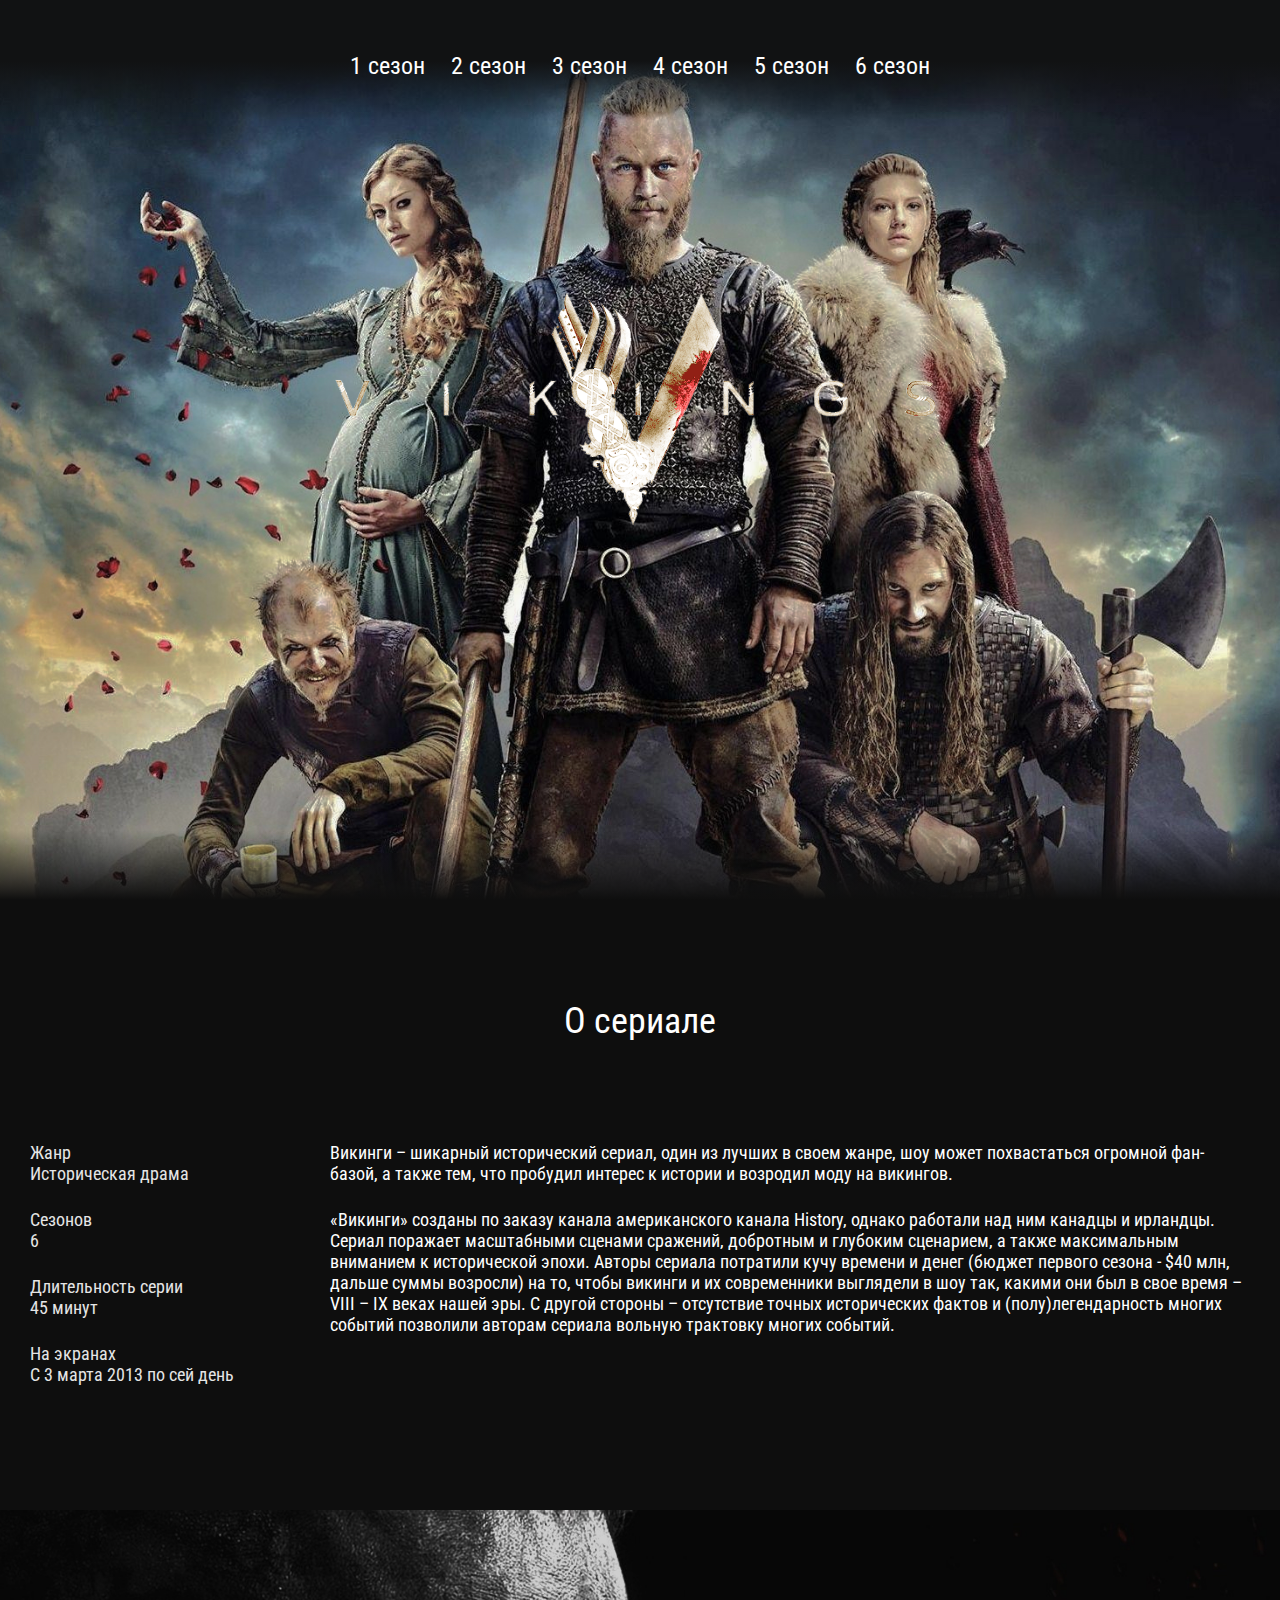
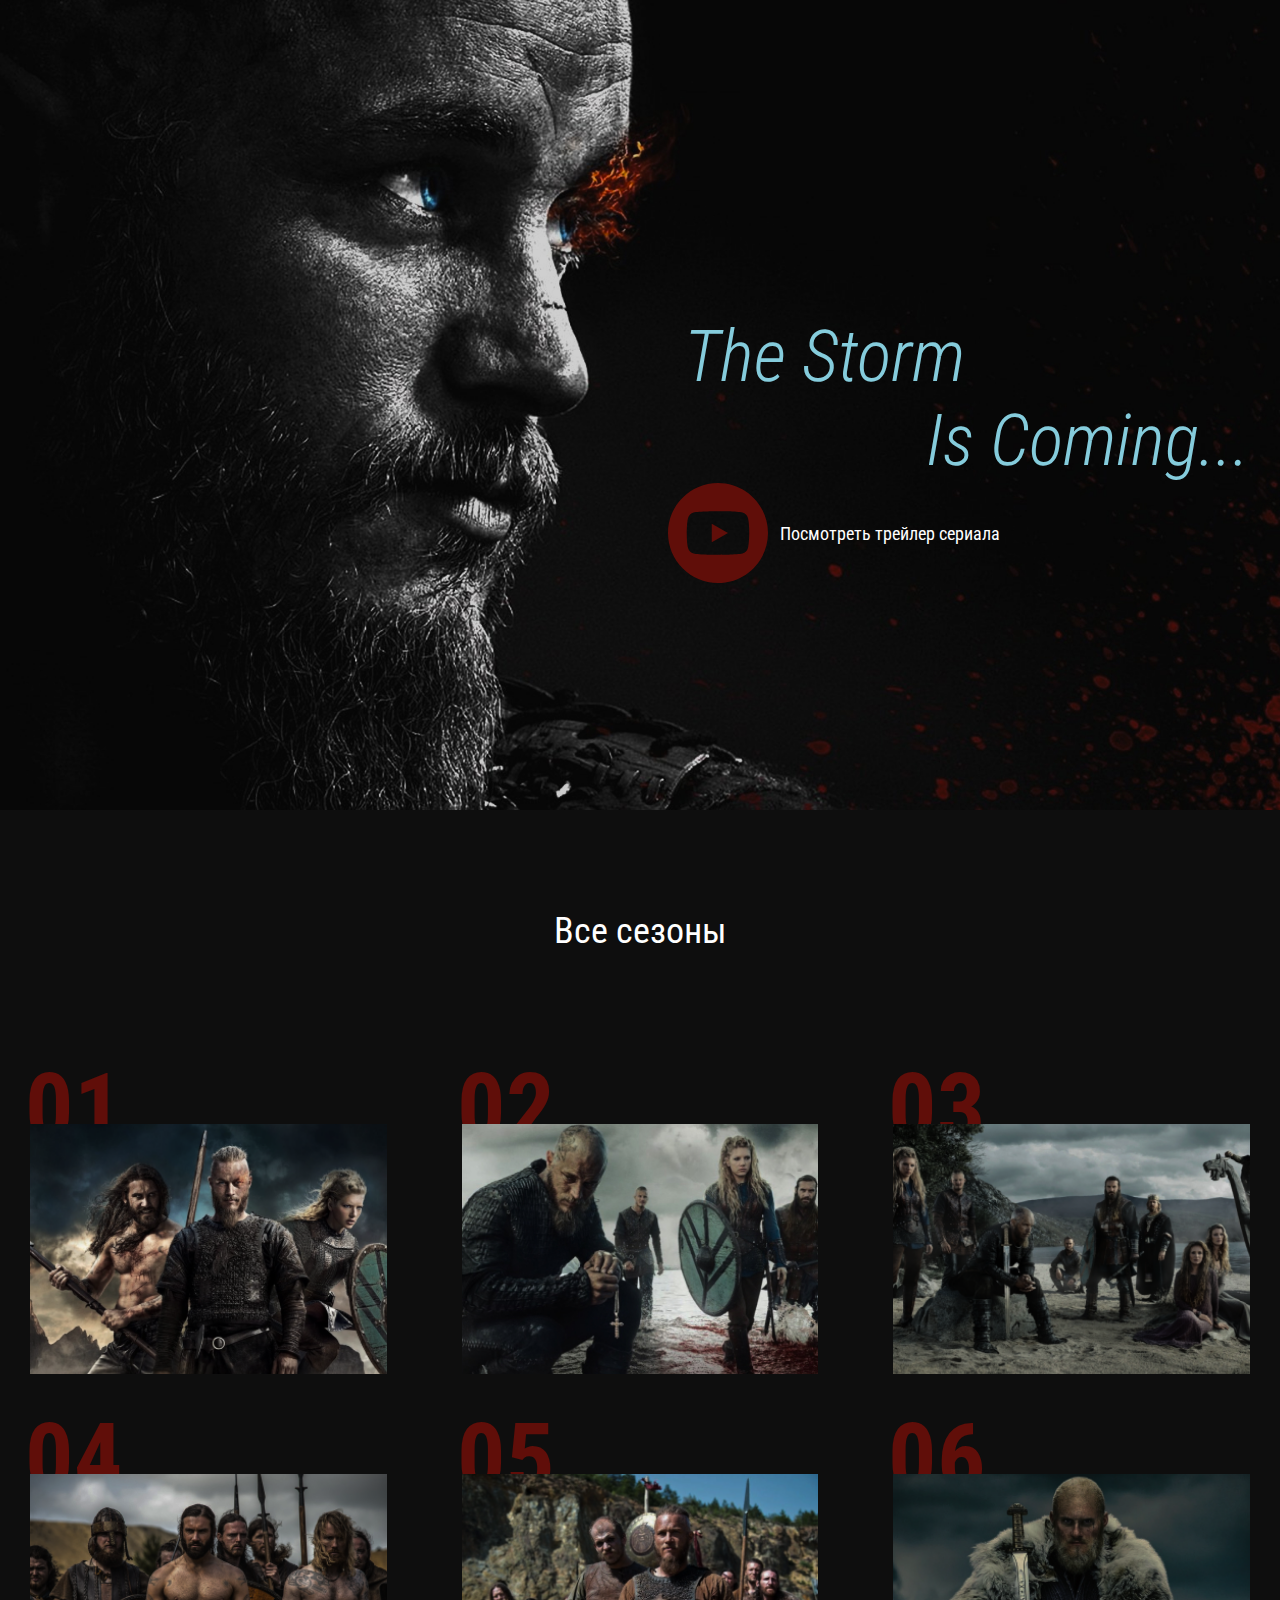
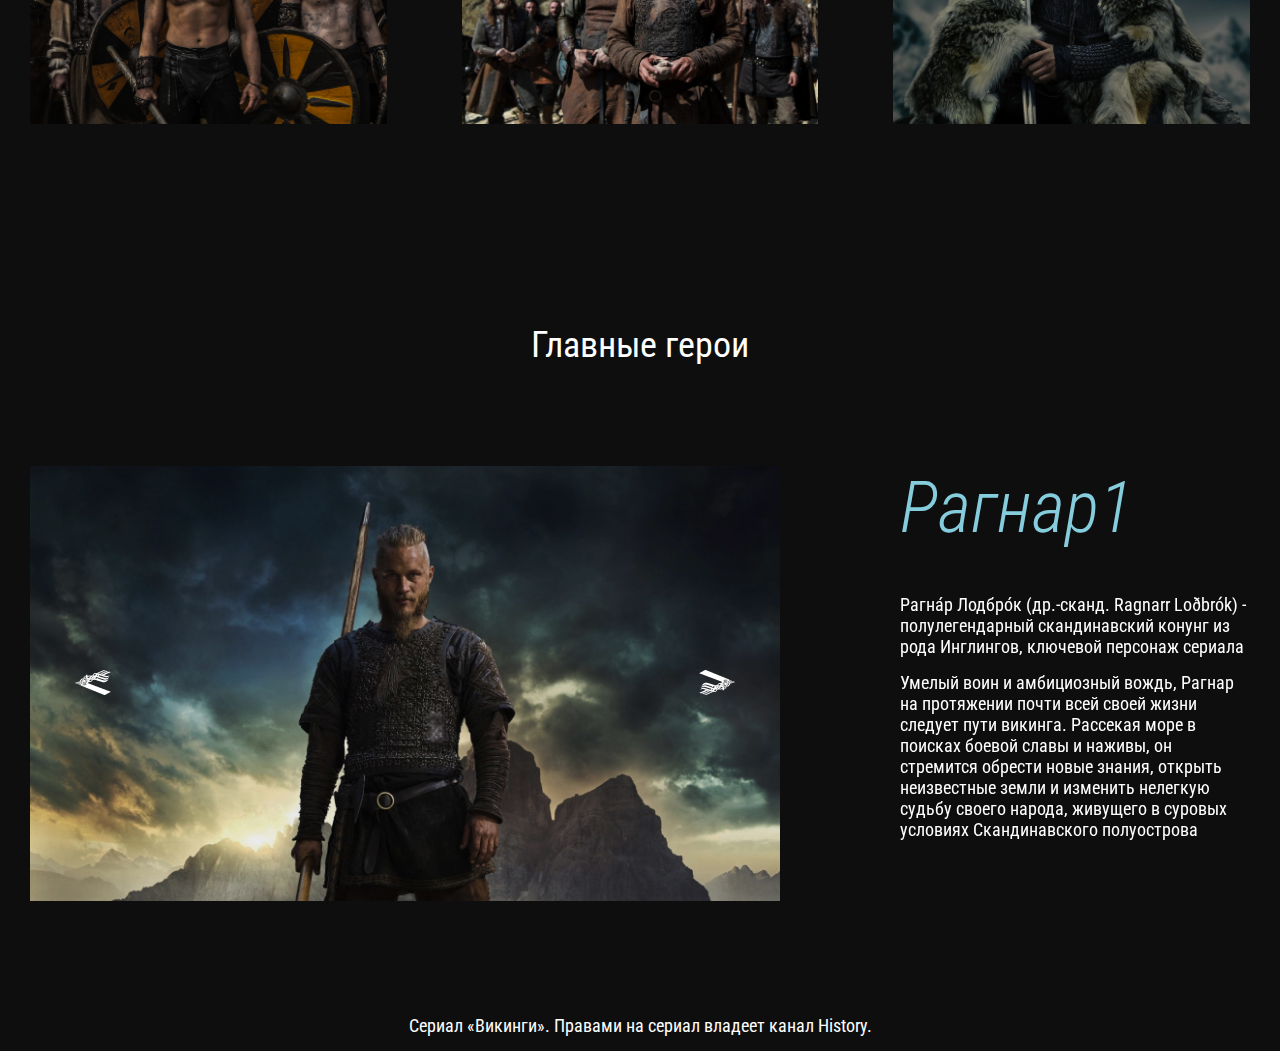
<file: index.html>
<!DOCTYPE html>
<html lang="ru">
<head>
	<meta charset="UTF-8">
	<meta name="viewport" content="width=device-width, initial-scale=1.0">
	<meta http-equiv="X-UA-Compatible" content="ie=edge">
	<title>Document</title>
	<link href="https://fonts.googleapis.com/css2?family=Roboto+Condensed:ital,wght@0,400;0,700;1,300&display=swap"
	      rel="stylesheet">
	<link rel="stylesheet" href="css/reset.css">
	<link rel="stylesheet" href="css/slick.css">
	<link rel="stylesheet" href="css/jquery.fancybox.css">
	<link rel="stylesheet" href="css/style.css">
</head>
<body>
<header class="header">
	<nav class="menu">
		<button class="menu__btn">
			<span></span>
		</button>
		<ul class="menu__list">
			<li class="menu__list-item">
				<a class="menu__list-link" href="season-1.html">1 сезон</a>
			</li>
			<li class="menu__list-item">
				<a class="menu__list-link" href="#">2 сезон</a>
			</li>
			<li class="menu__list-item">
				<a class="menu__list-link" href="#">3 сезон</a>
			</li>
			<li class="menu__list-item">
				<a class="menu__list-link" href="#">4 сезон</a>
			</li>
			<li class="menu__list-item">
				<a class="menu__list-link" href="#">5 сезон</a>
			</li>
			<li class="menu__list-item">
				<a class="menu__list-link" href="#">6 сезон</a>
			</li>
		</ul>
	</nav>
	<div class="logo">
		<img class="logo__img" src="images/logo.png" alt="LOGO">
	</div>
</header>

<section class="about section-page">
	<div class="container">
		<h3 class="title">О сериале</h3>
		<div class="about__inner">
			<ul class="about__info">
				<li class="about__info-item">Жанр
					<span>Историческая драма</span>
				</li>
				<li class="about__info-item">Сезонов
					<span>6</span>
				</li>
				<li class="about__info-item">Длительность серии
					<span>45 минут</span>
				</li>
				<li class="about__info-item">На экранах
					<span>С 3 марта 2013 по сей день</span>
				</li>
			
			</ul>
			<div class="about__text">
				<p>
					Викинги – шикарный исторический сериал, один из лучших в своем жанре, шоу может похвастаться огромной
					фан-базой, а также тем, что пробудил интерес к истории и возродил моду на викингов.
				</p>
				<p>
					«Викинги» созданы по заказу канала американского канала History, однако работали над ним канадцы и ирландцы.
					Сериал поражает масштабными сценами сражений, добротным и глубоким сценарием, а также максимальным вниманием к
					исторической эпохи. Авторы сериала потратили кучу времени и денег (бюджет первого сезона - $40 млн, дальше
					суммы возросли) на то, чтобы викинги и их современники выглядели в шоу так, какими они был в свое время – VIII
					– IX веках нашей эры. С другой стороны – отсутствие точных исторических фактов и (полу)легендарность многих
					событий позволили авторам сериала вольную трактовку многих событий.
				</p>
			</div>
		</div>
	</div>
</section>

<section class="video">
	<div class="container">
		<h3 class="video__text">
			<span>The Storm</span>
			Is Coming...
		</h3>
		<a class="video__btn" data-fancybox href="https://www.youtube.com/watch?v=Jrjwewef_Ws">Посмотреть трейлер
			сериала</a>
	</div>
</section>

<section class="seasons section-page">
	<div class="container">
		<h3 class="title">Все сезоны</h3>
		<ol class="seasons__inner">
			<li class="seasons__item" style="background-image: url('images/1-season.png')">
				<a class="seasons_link" href="season-1.html">Смотреть</a>
			</li>
			<li class="seasons__item" style="background-image: url('images/2-season.jpg')">
				<a class="seasons_link" href="#">Смотреть</a>
			</li>
			<li class="seasons__item" style="background-image: url('images/3-season.png')">
				<a class="seasons_link" href="#">Смотреть</a>
			</li>
			<li class="seasons__item" style="background-image: url('images/4-season.png')">
				<a class="seasons_link" href="#">Смотреть</a>
			</li>
			<li class="seasons__item" style="background-image: url('images/5-season.png')">
				<a class="seasons_link" href="#">Смотреть</a>
			</li>
			<li class="seasons__item" style="background-image: url('images/6-season.png')">
				<a class="seasons_link" href="#">Смотреть</a>
			</li>
		</ol>
	</div>
</section>
<section class="heroes section-page">
	<div class="container">
		<h3 class="title">Главные герои</h3>
		<div class="heroes__inner">
			<div class="heroes__slider-img">
				<img class="heroes__images" src="images/hero-1.jpg" alt="">
				<img class="heroes__images" src="images/hero-1.jpg" alt="">
				<img class="heroes__images" src="images/hero-1.jpg" alt="">
			</div>
			<div class="heroes__slider-text">
				<div class="heroes__text">
					<h4 class="heroes__name">Рагнар1</h4>
					<p>
						Рагна́р Лодбро́к (др.-сканд. Ragnarr Loðbrók) - полулегендарный скандинавский конунг из рода Инглингов,
						ключевой персонаж сериала
					</p>
					<p>
						Умелый воин и амбициозный вождь, Рагнар на протяжении почти всей своей жизни следует пути викинга. Рассекая
						море в поисках боевой славы и наживы, он стремится обрести новые знания, открыть неизвестные земли и
						изменить нелегкую судьбу своего народа, живущего в суровых условиях Скандинавского полуострова
					</p>
				</div>
				<div class="heroes__text">
					<h4 class="heroes__name">Рагнар2</h4>
					<p>
						Рагна́р Лодбро́к (др.-сканд. Ragnarr Loðbrók) - полулегендарный скандинавский конунг из рода Инглингов,
						ключевой персонаж сериала
					</p>
					<p>
						Умелый воин и амбициозный вождь, Рагнар на протяжении почти всей своей жизни следует пути викинга. Рассекая
						море в поисках боевой славы и наживы, он стремится обрести новые знания, открыть неизвестные земли и
						изменить нелегкую судьбу своего народа, живущего в суровых условиях Скандинавского полуострова
					</p>
				</div>
				<div class="heroes__text">
					<h4 class="heroes__name">Рагнар3</h4>
					<p>
						Рагна́р Лодбро́к (др.-сканд. Ragnarr Loðbrók) - полулегендарный скандинавский конунг из рода Инглингов,
						ключевой персонаж сериала
					</p>
					<p>
						Умелый воин и амбициозный вождь, Рагнар на протяжении почти всей своей жизни следует пути викинга. Рассекая
						море в поисках боевой славы и наживы, он стремится обрести новые знания, открыть неизвестные земли и
						изменить нелегкую судьбу своего народа, живущего в суровых условиях Скандинавского полуострова
					</p>
				</div>
			</div>
		</div>
	</div>
</section>
<footer class="footer">
	<div class="container">
		<p class="copy">
			Сериал «Викинги». Правами на сериал владеет канал History.
		</p>
	</div>
</footer>

<script src="https://ajax.googleapis.com/ajax/libs/jquery/3.4.1/jquery.min.js"></script>
<script src="js/slick.min.js"></script>
<script src="js/jquery.fancybox.min.js"></script>
<script src="js/main.js"></script>
</body>
</html>
</file>
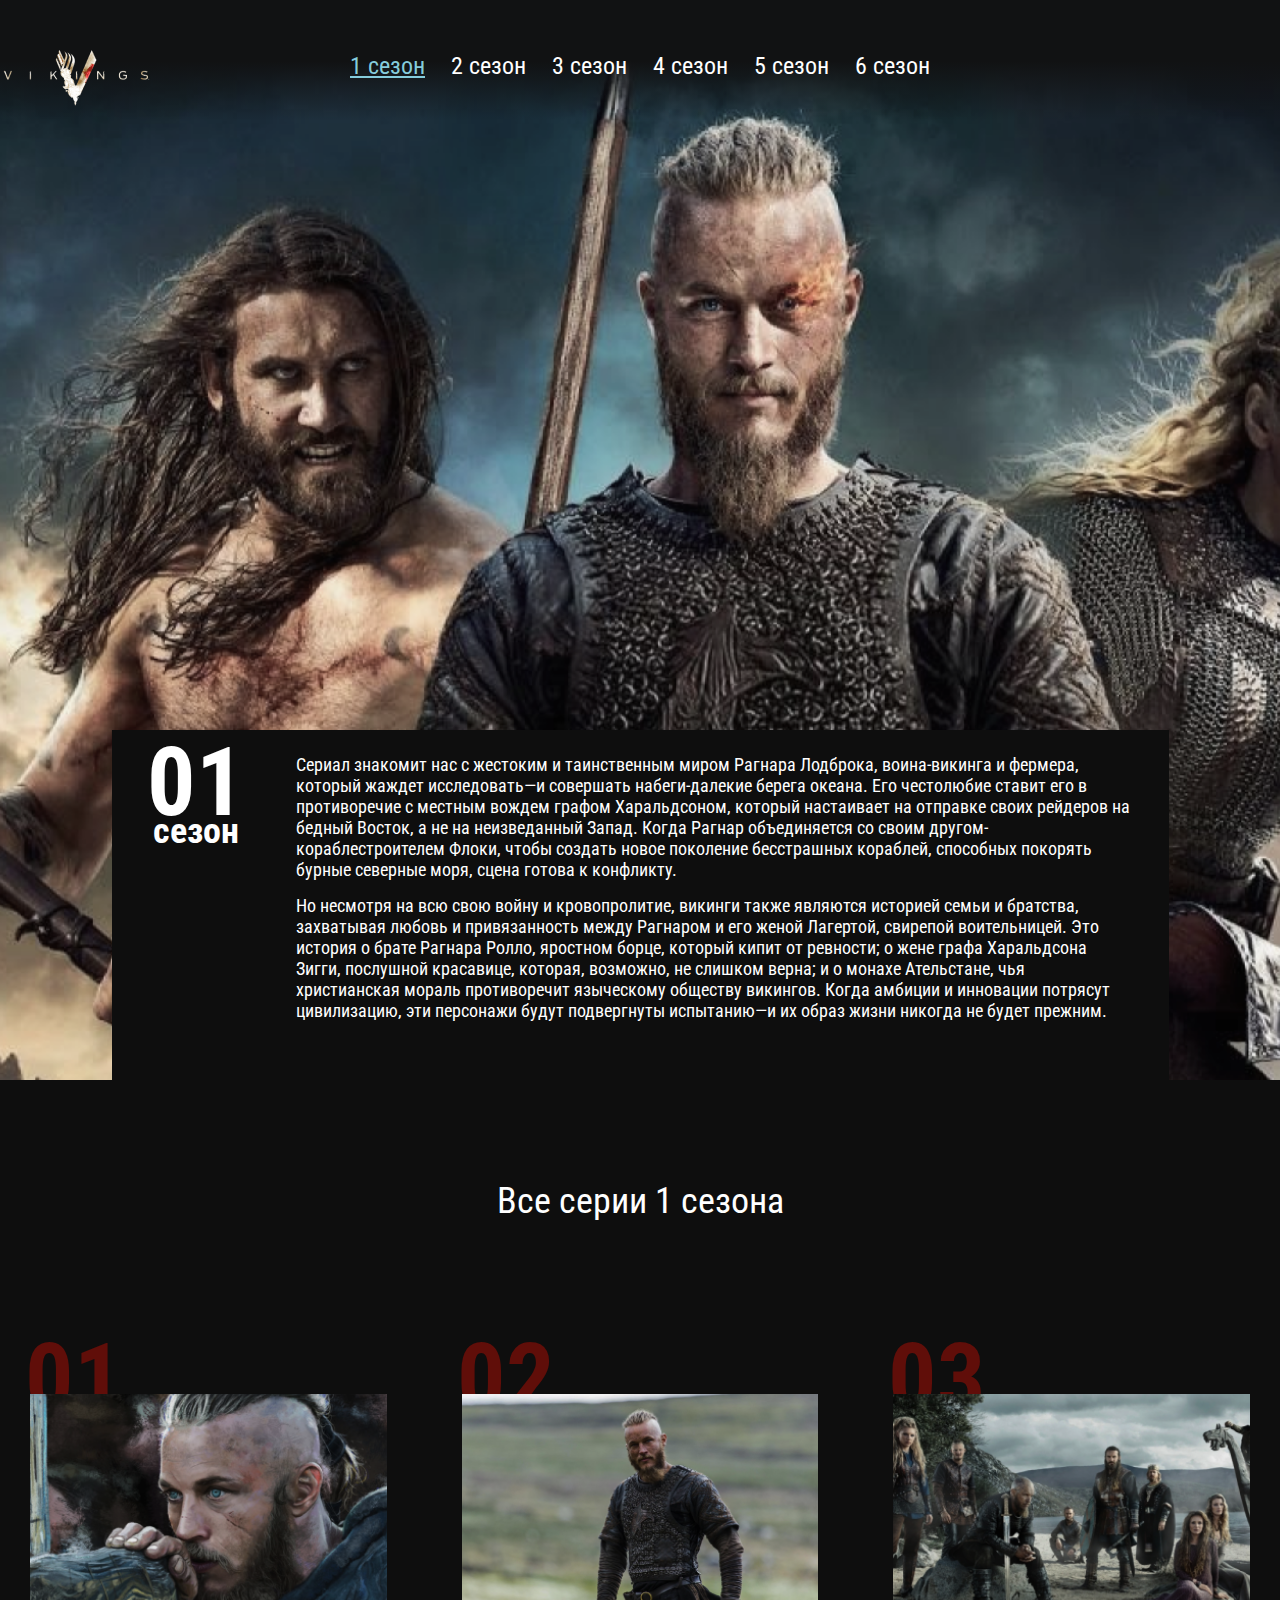
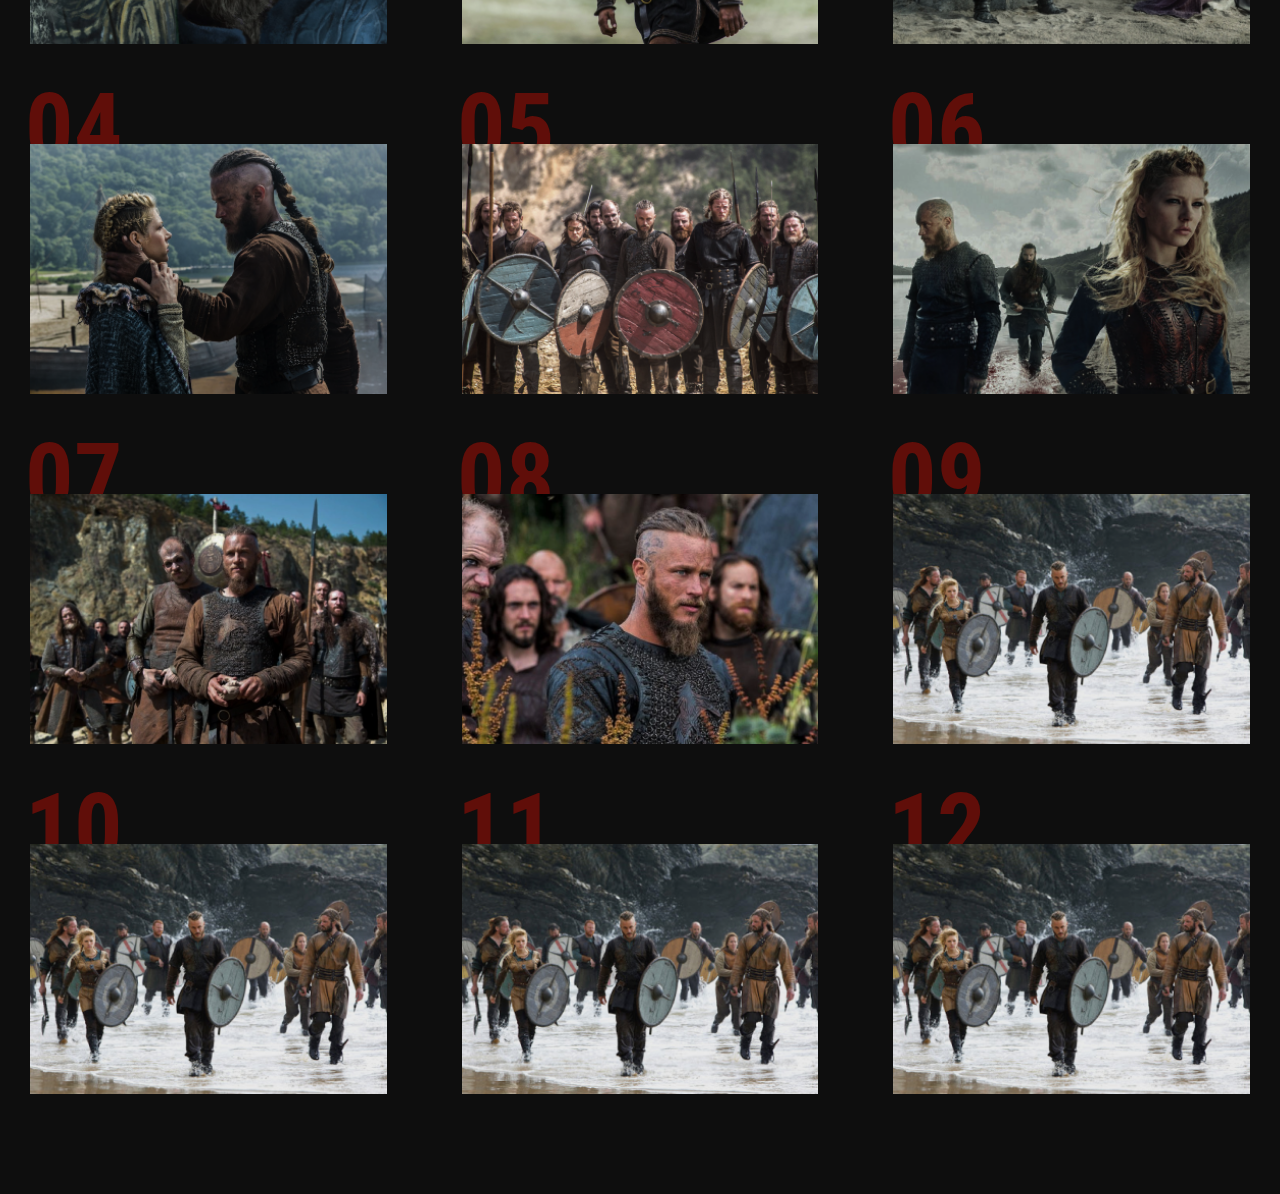
<file: season-1.html>
<!DOCTYPE html>
<html lang="ru">
<head>
	<meta charset="UTF-8">
	<meta name="viewport" content="width=device-width, initial-scale=1.0">
	<meta http-equiv="X-UA-Compatible" content="ie=edge">
	<title>Document</title>
	<link href="https://fonts.googleapis.com/css2?family=Roboto+Condensed:ital,wght@0,400;0,700;1,300&display=swap"
	      rel="stylesheet">
	<link rel="stylesheet" href="css/reset.css">
	<link rel="stylesheet" href="css/slick.css">
	<link rel="stylesheet" href="css/jquery.fancybox.css">
	<link rel="stylesheet" href="css/style.css">
</head>
<body>
<header class="page-header">
	<nav class="menu">
		<button class="menu__btn">
			<span></span>
				</button>
				<div class="menu__container">
			<a class="page-logo" href="index.html">
				<img src="images/лого%201.png" alt="лого"></a>
			<ul class="menu__list">
				<li class="menu__list-item">
					<a class="menu__list-link menu__list-link--activ" href="#">1 сезон</a>
				</li>
				<li class="menu__list-item">
					<a class="menu__list-link" href="#">2 сезон</a>
				</li>
				<li class="menu__list-item">
					<a class="menu__list-link" href="#">3 сезон</a>
				</li>
				<li class="menu__list-item">
					<a class="menu__list-link" href="#">4 сезон</a>
				</li>
				<li class="menu__list-item">
					<a class="menu__list-link" href="#">5 сезон</a>
				</li>
				<li class="menu__list-item">
					<a class="menu__list-link" href="#">6 сезон</a>
				</li>
			</ul>
		
		</div>
	
	</nav>
	<div class="season-info">
		<div class="season-info__num">
			01
			<span>сезон</span>
		</div>
		<div class="season-info__text">
			<p>
				Сериал знакомит нас с жестоким и таинственным миром Рагнара Лодброка, воина-викинга и фермера, который
				жаждет исследовать—и совершать набеги-далекие берега океана. Его честолюбие ставит его в противоречие с
				местным вождем графом Харальдсоном, который настаивает на отправке своих рейдеров на бедный Восток, а не
				на неизведанный Запад. Когда Рагнар объединяется со своим другом-кораблестроителем Флоки, чтобы создать
				новое поколение бесстрашных кораблей, способных покорять бурные северные моря, сцена готова к конфликту.
			</p>
			<p>
				Но несмотря на всю свою войну и кровопролитие, викинги также являются историей семьи и братства,
				захватывая любовь и привязанность между Рагнаром и его женой Лагертой, свирепой воительницей. Это
				история о брате Рагнара Ролло, яростном борце, который кипит от ревности; о жене графа Харальдсона
				Зигги, послушной красавице, которая, возможно, не слишком верна; и о монахе Ательстане, чья христианская
				мораль противоречит языческому обществу викингов. Когда амбиции и инновации потрясут цивилизацию, эти
				персонажи будут подвергнуты испытанию—и их образ жизни никогда не будет прежним.
			</p>
		</div>
	</div>
	
	</div>
</header>
<section class="seasons section-page">
	<div class="container">
		<h3 class="title">Все серии 1 сезона</h3>
		<ol class="seasons__inner">
			<li class="seasons__item" style="background-image: url('images/Rectangle 1.png')">
				<a class="seasons_link" data-fancybox="gallery"
				   href="https://www.youtube.com/watch?v=Jrjwewef_Ws?autoplay=0">Смотреть</a>
			</li>
			<li class="seasons__item" style="background-image: url('images/Rectangle 2.png')">
				<a class="seasons_link" data-fancybox="gallery"
				   href="https://www.youtube.com/watch?v=Jrjwewef_Ws?autoplay=0">Смотреть</a>
			</li>
			<li class="seasons__item" style="background-image: url('images/Rectangle 3.png')">
				<a class="seasons_link" data-fancybox="gallery"
				   href="https://www.youtube.com/watch?v=Jrjwewef_Ws?autoplay=0">Смотреть</a>
			</li>
			<li class="seasons__item" style="background-image: url('images/Rectangle 4.png')">
				<a class="seasons_link" data-fancybox="gallery"
				   href="https://www.youtube.com/watch?v=Jrjwewef_Ws?autoplay=0">Смотреть</a>
			</li>
			<li class="seasons__item" style="background-image: url('images/Rectangle 5.png')">
				<a class="seasons_link" data-fancybox="gallery"
				   href="https://www.youtube.com/watch?v=Jrjwewef_Ws?autoplay=0">Смотреть</a>
			</li>
			<li class="seasons__item" style="background-image: url('images/Rectangle 6.png')">
				<a class="seasons_link" data-fancybox="gallery"
				   href="https://www.youtube.com/watch?v=Jrjwewef_Ws?autoplay=0">Смотреть</a>
			</li>
			<li class="seasons__item" style="background-image: url('images/Rectangle 7.png')">
				<a class="seasons_link" data-fancybox="gallery"
				   href="https://www.youtube.com/watch?v=Jrjwewef_Ws?autoplay=0">Смотреть</a>
			</li>
			<li class="seasons__item" style="background-image: url('images/Rectangle 8.png')">
				<a class="seasons_link" data-fancybox="gallery"
				   href="https://www.youtube.com/watch?v=Jrjwewef_Ws?autoplay=0">Смотреть</a>
			</li>
			<li class="seasons__item" style="background-image: url('images/Rectangle 9.png')">
				<a class="seasons_link" data-fancybox="gallery"
				   href="https://www.youtube.com/watch?v=Jrjwewef_Ws?autoplay=0">Смотреть</a>
			</li>
			<li class="seasons__item" style="background-image: url('images/Rectangle 9.png')">
				<a class="seasons_link" data-fancybox="gallery"
				   href="https://www.youtube.com/watch?v=Jrjwewef_Ws?autoplay=0">Смотреть</a>
			</li>
			</li>
			<li class="seasons__item" style="background-image: url('images/Rectangle 9.png')">
				<a class="seasons_link" data-fancybox="gallery"
				   href="https://www.youtube.com/watch?v=Jrjwewef_Ws?autoplay=0">Смотреть</a>
			</li>
			</li>
			<li class="seasons__item" style="background-image: url('images/Rectangle 9.png')">
				<a class="seasons_link" data-fancybox="gallery"
				   href="https://www.youtube.com/watch?v=Jrjwewef_Ws?autoplay=0">Смотреть</a>
			</li>
		
		</ol>
	</div>
</section>


<script src="https://ajax.googleapis.com/ajax/libs/jquery/3.4.1/jquery.min.js"></script>
<script src="js/slick.min.js"></script>
<script src="js/jquery.fancybox.min.js"></script>
<script src="js/main.js"></script>
</body>
</html>
</file>
<file: css/style.css>
* {
	box-sizing: content-box;
}

body {
	background-color: #0E0E0E;
	color: #fff;
	font-family: 'Roboto Condensed', sans-serif;
	font-size: 18px;
	line-height: 21px;
	font-weight: 400;
}

a {
	color: inherit;
	text-decoration: none;
}

ul {
	list-style: none;
}

.container {
	max-width: 1220px;
	padding: 0 10px;
	margin: 0 auto;
}

.section-page {
	padding: 100px 0;
}

.title {
	text-align: center;
	margin-bottom: 100px;
	font-size: 36px;
	line-height: 42px;
	font-weight: 400;
}

.header {
	background-image: url("../images/header-bg.jpg");
	height: 100vh;
	background-repeat: no-repeat;
	background-size: cover;
	background-position: center 50px;
	text-align: center;
	position: relative;
}

.header::after {
	content: '';
	position: absolute;
	height: 70px;
	bottom: 0;
	left: 0;
	width: 100%;
	background: linear-gradient(180deg, #0E0E0E 0%, rgba(17, 17, 17, 0.850295) 16.53%, rgba(32, 31, 33, 0) 100%);
	transform: rotate(180deg);
}

.menu {
	padding: 50px 0 58px;
	background: linear-gradient(180deg, #111213 0%, #111213 43.62%, rgba(32, 31, 33, 0) 86.33%);
}
.menu__btn{
	display: none;
}

.menu__list {
	display: flex;
	justify-content: center;
}

.menu__list-item {
	padding: 0 13px;
}

.menu__list-link {
	font-size: 36px;
	line-height: 42px;
}

.menu__list-link:hover,
.menu__list-link--activ {
	color: #85CCDC;
	text-decoration: underline;
}

.logo {
	padding-top: 17vh;
}

.about__inner {
	display: flex;
}

.about__info {
	width: 375px;
	margin-right: 50px;
	flex: none;
}

.about__info-item {
	color: #E5E5E5;
	margin-bottom: 25px;
}


.about__info-item span {
	display: block;
}

.about__text p {
	margin-bottom: 25px;
}

.video {
	background-image: url('../images/video-bg.jpg');
	height: 100vh;
	background-repeat: no-repeat;
	background-size: cover;
	background-position: center center;
	text-align: right;
}

.video__text {
	font-style: italic;
	font-weight: 300;
	font-size: 72px;
	line-height: 84px;
	color: #85CCDC;
	padding-top: 45vh;
	margin-bottom: 40px;
}

.video__text span {
	display: block;
	padding-right: 285px;
}

.video__btn {
	padding-left: 112px;
	position: relative;
	margin-right: 250px;
}

.video__btn:before {
	position: absolute;
	content: '';
	width: 100px;
	height: 100px;
	left: 0;
	top: -40px;
	background-image: url("../images/youtube.svg");
}

.seasons__inner {
	display: grid;
	grid-template-columns: repeat(auto-fill, minmax(284px, 1fr));
	grid-gap: 100px 75px;
	counter-reset: number;
	padding-top: 72px;
}

.seasons__item {
	height: 250px;
	background-repeat: no-repeat;
	background-position: center center;
	background-size: cover;
	position: relative;
	list-style: none;
	display: flex;
}

.seasons__item:hover .seasons_link {
	opacity: 1;
}

.seasons__item::before {
	content: '0' counter(number);
	counter-increment: number;
	position: absolute;
	font-weight: bold;
	font-size: 96px;
	line-height: 112px;
	color: #600E09;
	left: -5px;
	top: -72px;
	z-index: -1;
}

.seasons__item:nth-child(n+10)::before {
	content: counter(number);
}

.seasons__item:hover::after {
	content: '';
	position: absolute;
	top: 0;
	left: 0;
	right: 0;
	bottom: 0;
	background: rgba(14, 14, 14, 0.8);
}

.seasons_link {
	font-size: 36px;
	line-height: 42px;
	padding: 12px 78px 11px;
	background-color: #0E0E0E;
	margin: auto;
	opacity: 0;
	transition: all .3s;
	z-index: 2;
}

.heroes__inner {
	display: flex;
	justify-content: space-between;
}

.heroes__slider-img {
	max-width: 750px;
}

.heroes__slider-text {
	max-width: 350px;
}

.slick-btn {
	position: absolute;
	top: 50%;
	transform: translateY(-50%);
	border: none;
	background-color: transparent;
	z-index: 5;
	cursor: pointer;
	outline: none;
}

.slick-prev {
	left: 38px;
}

.slick-next {
	right: 38px;
}

.heroes__name {
	font-style: italic;
	font-weight: 300;
	font-size: 72px;
	line-height: 84px;
	color: #85CCDC;
	margin-bottom: 44px;
}

.heroes__text p {
	margin-bottom: 15px;
}

.copy {
	padding: 14px 0 15px;
	text-align: center;
}

/* start season-1 */

.page-header {
	background-image: url("../images/header-page.png");
	background-repeat: no-repeat;
	background-position: center center;
	background-size: cover;
	height: 90vh;
	position: relative;
}

.menu__container {
	max-width: 1385px;
	margin: 0 auto;
	position: relative;
}

.page-logo {
	position: absolute;
}

.season-info {
	position: absolute;
	max-width: 985px;
	display: flex;
	padding: 24px 37px 44px 35px;
	background-color: #0E0E0E;
	bottom: 0;
	left: 0;
	right: 0;
	margin: 0 auto;
}

.season-info__num {
	font-weight: bold;
	font-size: 96px;
	line-height: 56px;
	text-align: center;
	margin-right: 51px;
}

.season-info__num span {
	display: block;
	font-size: 36px;
	line-height: 42px
}

.season-info__text p {
	margin-bottom: 15px;
}

/* end season-1 */

/*start media*/
@media (max-width: 1366px) {
	.logo__img {
		width: 50%;
	}

	.menu__list-link {
		font-size: 24px;
		line-height: 32px;
	}

	.about__info {
		width: 250px;
	}
	.page-header{
		height: 120vh;
	}
}

@media (max-width: 1200px) {
	.heroes__inner {
		display: block;
	}

	.heroes__slider-text {
		max-width: 100%;
		padding-top: 50px;

	}

	.heroes__slider-img {
		max-width: 100%;
	}
}

@media (max-width: 1088px) {
	.seasons__item {
		height: 340px;
	}
}
@media (max-width: 992px){
	.page-logo{
		display: none;
	}
}

@media (max-width: 768px) {
	.section-page {
		padding: 50px 0;
	}

	.about__inner {
		display: block;
	}

	.title {
		margin-bottom: 50px;
		font-size: 28px;
		line-height: 19px;
	}

	body {
		font-size: 16px;
		line-height: 19px;
	}

	.video__text {
		font-size: 48px;
		line-height: 56px;
	}

	.video__text span {
		padding-right: 200px;
	}

	.video__btn {
		margin-right: 0;
		padding-left: 62px;
	}

	.video__btn:before {
		height: 50px;
		width: 50px;
		background-size: cover;
		top: -15px;
	}

	.seasons__inner {
		grid-gap: 80px 35px;
	}
	.heroes__name{
		font-size: 46px;
		line-height: 56px;
		margin-bottom: 25px;
	}
	.season-info{
		display: block;
			}
	.season-info__num{
		text-align: left;
		font-size: 50px;
		line-height: 26px;
		margin-bottom: 15px;
	}
	.season-info__num span{
		font-size: 25px;
		line-height: 32px;
	}

}

@media (max-width: 640px) {
	.menu{
		padding: 0;
		text-align: center;
		background: linear-gradient(180deg, #111213 0%, #111213 10%, rgba(32, 31, 33, 0) 86.33%);
	}

	.page-header{
		height: 240vh;
	}

	.menu__list.menu__list--active{
		transform: none;
		transition: all .3s;
		padding: 100px 0 50px;
		background-color: #0E0E0E;
	}

	.menu__list {
		display: block;
		transform:translateY(-130%);
		transition: all .3s;
	}

	.menu__list-link{
		display: block;
		padding: 10px 0;
	}

	.logo {
		padding-top: 21vh;
	}

	.page-logo{
		display: block;
		z-index: 10;
		top: 22px;
	}

	.menu__btn{
		width: 50px;
		height: 40px;
		cursor: pointer;
		position: absolute;
		right: 10px;
		top: 20px;
		z-index: 10;
		display: flex;
		align-items: center;
		background-color: transparent;
		border: none;
		padding: 0;
	}
	.menu__btn span{
		background-color: white;
		height: 5px;
		width: 100%;
	}
	.menu__btn::after,
	.menu__btn::before{
		content: "";
		width: 100%;
		height: 5px;
		position: absolute;
		background-color: white;
	}

	.menu__btn::before{
		top: 0;
		left: 0;
	}

	.menu__btn::after{
		left: 0;
		bottom: 0;
	}

}

@media (max-width: 414px) {
	.seasons__item {
		height: 203px;
	}
}

/*end media*/
</file>
